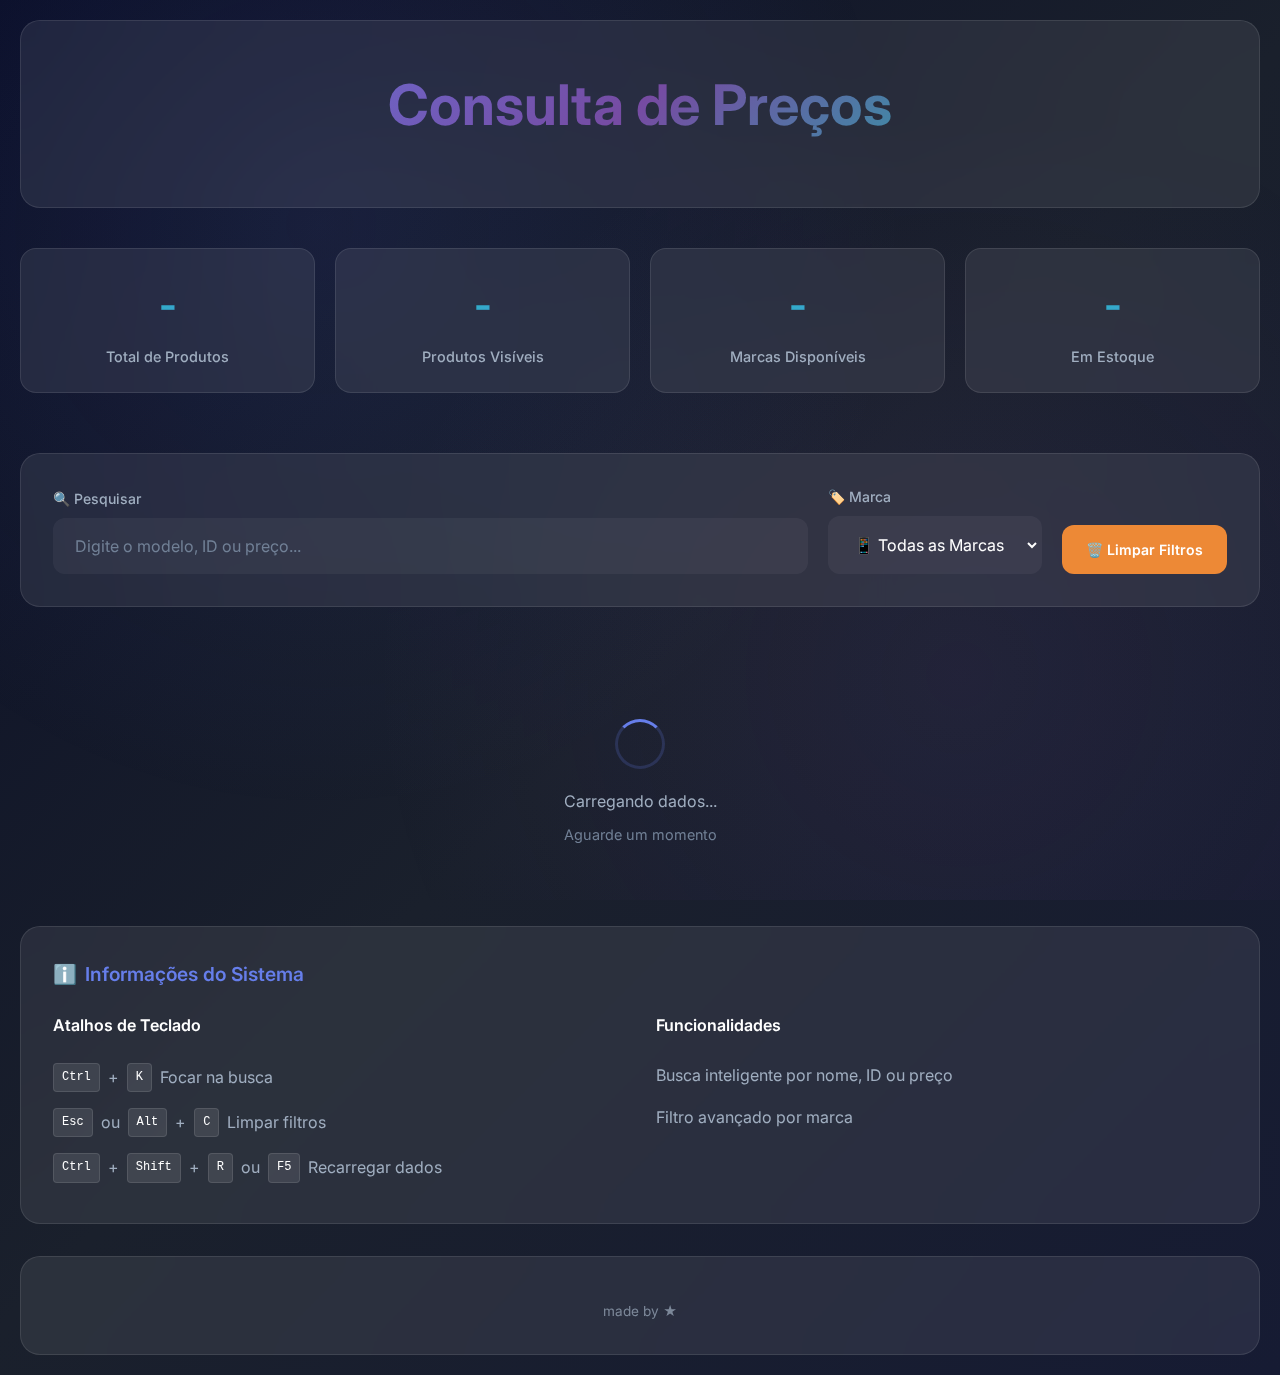
<file: index.html>
<!DOCTYPE html>
<html lang="pt-BR">
<head>
    <meta charset="UTF-8">
    <meta name="viewport" content="width=device-width, initial-scale=1.0">
    <meta name="description" content="Consultar assistencia">
    <meta name="keywords" content="preços">
    <meta name="author" content="Tech Repairs">
    <title> Consulta de Preços</title>
    <link rel="preconnect" href="https://fonts.googleapis.com">
    <link rel="preconnect" href="https://fonts.gstatic.com" crossorigin>
    <link href="https://fonts.googleapis.com/css2?family=Inter:wght@300;400;500;600;700&display=swap" rel="stylesheet">
    <link rel="icon" href="data:image/svg+xml,<svg xmlns=%22http://www.w3.org/2000/svg%22 viewBox=%220 0 100 100%22><text y=%22.9em%22 font-size=%2290%22>📱</text></svg>">
    <style>
        /* Reset e Variáveis */
        * {
            margin: 0;
            padding: 0;
            box-sizing: border-box;
        }

        :root {
            --primary: #667eea;
            --primary-dark: #5a67d8;
            --secondary: #764ba2;
            --accent: #00d4aa;
            --success: #48bb78;
            --warning: #ed8936;
            --error: #f56565;
            
            --bg-primary: #0a0e27;
            --bg-secondary: #161b33;
            --bg-card: rgba(255, 255, 255, 0.05);
            --bg-glass: rgba(255, 255, 255, 0.08);
            
            --text-primary: #ffffff;
            --text-secondary: #a0aec0;
            --text-muted: #718096;
            
            --border: rgba(255, 255, 255, 0.1);
            --shadow: rgba(0, 0, 0, 0.25);
            --glow: rgba(102, 126, 234, 0.4);
            
            --radius-sm: 8px;
            --radius-md: 12px;
            --radius-lg: 16px;
            --radius-xl: 20px;
            
            --transition: all 0.3s cubic-bezier(0.4, 0, 0.2, 1);
        }

        /* Base */
        body {
            font-family: 'Inter', -apple-system, BlinkMacSystemFont, sans-serif;
            background: linear-gradient(135deg, var(--bg-primary) 0%, #1a202c  50%, var(--bg-secondary) 100%);
            color: var(--text-primary);
            min-height: 100vh;
            line-height: 1.6;
            overflow-x: hidden;
        }

        /* Background Effects */
        body::before {
            content: '';
            position: fixed;
            top: 0;
            left: 0;
            width: 100%;
            height: 100%;
            background: 
                radial-gradient(circle at 25% 25%, rgba(102, 126, 234, 0.1) 0%, transparent 50%),
                radial-gradient(circle at 75% 75%, rgba(118, 75, 162, 0.1) 0%, transparent 50%);
            pointer-events: none;
            z-index: -1;
        }

        /* Container Principal */
        .main-container {
            min-height: 100vh;
            display: flex;
            flex-direction: column;
            padding: 20px;
        }

        .content-wrapper {
            max-width: 1400px;
            margin: 0 auto;
            width: 100%;
            flex: 1;
            display: flex;
            flex-direction: column;
        }

        /* Header Melhorado */
        .header {
            text-align: center;
            margin-bottom: 40px;
            padding: 40px 20px;
            background: var(--bg-glass);
            backdrop-filter: blur(20px);
            border-radius: var(--radius-xl);
            border: 1px solid var(--border);
            position: relative;
            overflow: hidden;
        }

        .header::before {
            content: '';
            position: absolute;
            top: 0;
            left: -100%;
            width: 100%;
            height: 100%;
            background: linear-gradient(90deg, transparent, rgba(255, 255, 255, 0.1), transparent);
            animation: shimmer 3s infinite;
        }

        @keyframes shimmer {
            0% { left: -100%; }
            100% { left: 100%; }
        }

        .header h1 {
            font-size: clamp(2.5rem, 5vw, 3.5rem);
            font-weight: 700;
            background: linear-gradient(135deg, var(--primary), var(--secondary), var(--accent));
            -webkit-background-clip: text;
            -webkit-text-fill-color: transparent;
            background-clip: text;
            margin-bottom: 16px;
            position: relative;
            z-index: 1;
        }

        .subtitle {
            font-size: 1.2rem;
            color: var(--text-secondary);
            font-weight: 400;
            position: relative;
            z-index: 1;
        }

        /* Stats Cards Melhoradas */
        .stats-container {
            margin-bottom: 40px;
        }

        .stats-grid {
            display: grid;
            grid-template-columns: repeat(auto-fit, minmax(200px, 1fr));
            gap: 20px;
            margin-bottom: 20px;
        }

        .stat-card {
            background: var(--bg-glass);
            backdrop-filter: blur(20px);
            padding: 24px;
            border-radius: var(--radius-lg);
            border: 1px solid var(--border);
            text-align: center;
            transition: var(--transition);
            position: relative;
            overflow: hidden;
        }

        .stat-card::before {
            content: '';
            position: absolute;
            top: 0;
            left: 0;
            right: 0;
            height: 3px;
            background: linear-gradient(90deg, var(--primary), var(--accent));
            opacity: 0;
            transition: var(--transition);
        }

        .stat-card:hover {
            transform: translateY(-4px);
            background: rgba(255, 255, 255, 0.1);
            box-shadow: 0 20px 40px var(--shadow);
        }

        .stat-card:hover::before {
            opacity: 1;
        }

        .stat-number {
            font-size: 2.5rem;
            font-weight: 700;
            background: linear-gradient(135deg, var(--accent), var(--primary));
            -webkit-background-clip: text;
            -webkit-text-fill-color: transparent;
            background-clip: text;
            display: block;
            margin-bottom: 8px;
        }

        .stat-label {
            font-size: 0.9rem;
            color: var(--text-secondary);
            font-weight: 500;
        }

        /* Filtros Melhorados */
        .filters-section {
            background: var(--bg-glass);
            backdrop-filter: blur(20px);
            padding: 32px;
            border-radius: var(--radius-xl);
            border: 1px solid var(--border);
            margin-bottom: 32px;
        }

        .filters-grid {
            display: grid;
            grid-template-columns: 1fr auto auto;
            gap: 20px;
            align-items: end;
        }

        .input-group {
            position: relative;
        }

        .input-group label {
            display: block;
            margin-bottom: 8px;
            color: var(--text-secondary);
            font-size: 0.875rem;
            font-weight: 500;
        }

        .input-field {
            width: 100%;
            padding: 16px 20px;
            font-size: 16px;
            background: rgba(255, 255, 255, 0.05);
            border: 2px solid transparent;
            border-radius: var(--radius-md);
            color: var(--text-primary);
            transition: var(--transition);
            outline: none;
            font-family: inherit;
        }

        .input-field:focus {
            border-color: var(--primary);
            background: rgba(255, 255, 255, 0.08);
            box-shadow: 0 0 0 4px rgba(102, 126, 234, 0.15);
            transform: translateY(-1px);
        }

        .input-field::placeholder {
            color: var(--text-muted);
        }

        .input-field option {
            background: var(--bg-secondary);
            color: var(--text-primary);
            padding: 8px;
        }

        .btn {
            padding: 16px 24px;
            border: none;
            border-radius: var(--radius-md);
            font-weight: 600;
            font-family: inherit;
            font-size: 14px;
            cursor: pointer;
            transition: var(--transition);
            position: relative;
            overflow: hidden;
        }

        .btn-warning {
            background: var(--warning);
            color: white;
        }

        .btn-warning:hover {
            background: #dd6b20;
            transform: translateY(-2px);
            box-shadow: 0 8px 20px rgba(237, 137, 54, 0.3);
        }

        .btn::before {
            content: '';
            position: absolute;
            top: 0;
            left: -100%;
            width: 100%;
            height: 100%;
            background: linear-gradient(90deg, transparent, rgba(255, 255, 255, 0.2), transparent);
            transition: var(--transition);
        }

        .btn:hover::before {
            left: 100%;
        }

        /* Loading Melhorado */
        .loading {
            display: none;
            flex-direction: column;
            justify-content: center;
            align-items: center;
            padding: 80px 20px;
            text-align: center;
        }

        .spinner {
            width: 50px;
            height: 50px;
            border: 3px solid rgba(102, 126, 234, 0.2);
            border-top: 3px solid var(--primary);
            border-radius: 50%;
            animation: spin 1s linear infinite;
            margin-bottom: 20px;
        }

        @keyframes spin {
            0% { transform: rotate(0deg); }
            100% { transform: rotate(360deg); }
        }

        .loading-text {
            color: var(--text-secondary);
            font-size: 1rem;
            margin-bottom: 8px;
        }

        /* Tabela Redesenhada */
        .table-section {
            background: var(--bg-glass);
            backdrop-filter: blur(20px);
            border-radius: var(--radius-xl);
            border: 1px solid var(--border);
            overflow: hidden;
            margin-bottom: 32px;
        }

        .table-wrapper {
            overflow-x: auto;
        }

        table {
            width: 100%;
            border-collapse: collapse;
        }

        th {
            background: linear-gradient(135deg, var(--primary), var(--primary-dark));
            color: white;
            padding: 24px;
            text-align: left;
            font-weight: 600;
            font-size: 0.9rem;
            text-transform: uppercase;
            letter-spacing: 0.5px;
            position: sticky;
            top: 0;
            z-index: 10;
        }

        td {
            padding: 24px;
            border-bottom: 1px solid rgba(255, 255, 255, 0.05);
            transition: var(--transition);
        }

        tbody tr {
            transition: var(--transition);
        }

        tbody tr:hover {
            background: rgba(102, 126, 234, 0.1);
        }

        .product-info {
            display: flex;
            flex-direction: column;
            gap: 8px;
        }

        .product-name {
            font-weight: 600;
            font-size: 1.1rem;
            color: var(--text-primary);
            display: flex;
            align-items: center;
            gap: 8px;
        }

        .product-brand {
            display: inline-flex;
            align-items: center;
            padding: 4px 12px;
            border-radius: 20px;
            font-size: 0.75rem;
            font-weight: 600;
            text-transform: uppercase;
            letter-spacing: 0.5px;
        }

        .brand-motorola {
            background: rgba(255, 193, 7, 0.2);
            color: #ffc107;
            border: 1px solid rgba(255, 193, 7, 0.3);
        }

        .brand-samsung {
            background: rgba(33, 150, 243, 0.2);
            color: #2196f3;
            border: 1px solid rgba(33, 150, 243, 0.3);
        }

        .product-meta {
            font-size: 0.85rem;
            color: var(--text-muted);
        }

        .price-info {
            text-align: right;
        }

        .product-price {
            font-size: 1.3rem;
            font-weight: 700;
            color: var(--success);
            margin-bottom: 8px;
        }

        .price-date {
            font-size: 0.8rem;
            color: var(--text-muted);
        }

        .status-available {
            opacity: 1;
        }

        .status-unavailable {
            opacity: 0.5;
        }

        .status-unavailable .product-name {
            text-decoration: line-through;
        }

        .status-unavailable .product-price {
            color: var(--text-muted);
        }

        /* No Results */
        .no-results {
            text-align: center;
            padding: 80px 40px;
            color: var(--text-secondary);
        }

        .no-results-icon {
            font-size: 4rem;
            margin-bottom: 24px;
            opacity: 0.4;
        }

        .no-results h3 {
            color: var(--text-primary);
            font-size: 1.5rem;
            margin-bottom: 16px;
        }

        .no-results p {
            font-size: 1.1rem;
            margin-bottom: 24px;
        }

        /* Info Panel */
        .info-panel {
            background: var(--bg-glass);
            backdrop-filter: blur(20px);
            padding: 32px;
            border-radius: var(--radius-xl);
            border: 1px solid var(--border);
            margin-bottom: 32px;
        }

        .info-title {
            color: var(--primary);
            font-size: 1.2rem;
            font-weight: 600;
            margin-bottom: 24px;
            display: flex;
            align-items: center;
            gap: 8px;
        }

        .info-grid {
            display: grid;
            grid-template-columns: repeat(auto-fit, minmax(300px, 1fr));
            gap: 32px;
        }

        .info-section h4 {
            color: var(--text-primary);
            margin-bottom: 16px;
            font-size: 1rem;
            font-weight: 600;
        }

        .info-list {
            list-style: none;
            padding: 0;
        }

        .info-list li {
            padding: 8px 0;
            color: var(--text-secondary);
            display: flex;
            align-items: center;
            gap: 8px;
        }

        .kbd {
            background: rgba(255, 255, 255, 0.1);
            color: var(--text-primary);
            padding: 4px 8px;
            border-radius: 4px;
            font-size: 0.75rem;
            font-family: 'Courier New', monospace;
            border: 1px solid var(--border);
        }

        /* Footer */
        .footer {
            margin-top: auto;
            padding: 32px;
            text-align: center;
            color: var(--text-secondary);
            background: var(--bg-glass);
            backdrop-filter: blur(20px);
            border-radius: var(--radius-xl);
            border: 1px solid var(--border);
        }

        /* Responsivo */
        @media (max-width: 768px) {
            .main-container {
                padding: 10px;
            }

            .header {
                padding: 30px 20px;
                margin-bottom: 30px;
            }

            .filters-grid {
                grid-template-columns: 1fr;
                gap: 16px;
            }

            .stats-grid {
                grid-template-columns: repeat(2, 1fr);
                gap: 16px;
            }

            .info-grid {
                grid-template-columns: 1fr;
                gap: 24px;
            }

            th, td {
                padding: 16px;
            }

            .product-name {
                font-size: 1rem;
            }

            .product-price {
                font-size: 1.1rem;
            }
        }

        @media (max-width: 480px) {
            .header h1 {
                font-size: 2rem;
            }

            .stats-grid {
                grid-template-columns: 1fr;
            }

            .stat-number {
                font-size: 2rem;
            }

            .filters-section,
            .info-panel {
                padding: 20px;
            }

            th, td {
                padding: 12px;
            }
        }

        /* Animações */
        .fade-in {
            animation: fadeIn 0.5s ease-out;
        }

        @keyframes fadeIn {
            from { opacity: 0; transform: translateY(20px); }
            to { opacity: 1; transform: translateY(0); }
        }

        .slide-up {
            animation: slideUp 0.6s ease-out;
        }

        @keyframes slideUp {
            from { opacity: 0; transform: translateY(30px); }
            to { opacity: 1; transform: translateY(0); }
        }

        /* Scrollbar */
        ::-webkit-scrollbar {
            width: 8px;
        }

        ::-webkit-scrollbar-track {
            background: rgba(255, 255, 255, 0.05);
        }

        ::-webkit-scrollbar-thumb {
            background: var(--primary);
            border-radius: 4px;
        }

        ::-webkit-scrollbar-thumb:hover {
            background: var(--primary-dark);
        }

        /* Acessibilidade */
        @media (prefers-reduced-motion: reduce) {
            *, *::before, *::after {
                animation-duration: 0.01ms !important;
                animation-iteration-count: 1 !important;
                transition-duration: 0.01ms !important;
            }
        }
    </style>
</head>
<body>
    <div class="main-container">
        <div class="content-wrapper">
            <!-- Header -->
            <header class="header slide-up">
                <h1>Consulta de Preços</h1>

            </header>

            <!-- Stats -->
            <section class="stats-container fade-in">
                <div class="stats-grid">
                    <div class="stat-card">
                        <div class="stat-number" id="total-produtos">-</div>
                        <div class="stat-label">Total de Produtos</div>
                    </div>
                    <div class="stat-card">
                        <div class="stat-number" id="produtos-visiveis">-</div>
                        <div class="stat-label">Produtos Visíveis</div>
                    </div>
                    <div class="stat-card">
                        <div class="stat-number" id="total-marcas">-</div>
                        <div class="stat-label">Marcas Disponíveis</div>
                    </div>
                    <div class="stat-card">
                        <div class="stat-number" id="produtos-disponiveis">-</div>
                        <div class="stat-label">Em Estoque</div>
                    </div>
                </div>
            </section>

            <!-- Filtros -->
            <section class="filters-section fade-in">
                <div class="filters-grid">
                    <div class="input-group">
                        <label for="search">🔍 Pesquisar</label>
                        <input type="text" 
                               id="search" 
                               class="input-field" 
                               placeholder="Digite o modelo, ID ou preço..."
                               autocomplete="off">
                    </div>
                    <div class="input-group">
                        <label for="marca">🏷️ Marca</label>
                        <select id="marca" class="input-field">
                            <option value="todas">📱 Todas as Marcas</option>
                        </select>
                    </div>
                    <button class="btn btn-warning" onclick="limparFiltros()">
                        🗑️ Limpar Filtros
                    </button>
                </div>
            </section>

            <!-- Loading -->
            <div class="loading" id="loading">
                <div class="spinner"></div>
                <div class="loading-text">Carregando dados...</div>
                <p style="color: var(--text-muted); font-size: 0.9rem;">Aguarde um momento</p>
            </div>

            <!-- Tabela -->
            <section class="table-section fade-in">
                <div class="table-wrapper">
                    <table>
                        <thead>
                            <tr>
                                <th>📦 Produto</th>
                                <th style="text-align: right;">💰 Preço</th>
                            </tr>
                        </thead>
                        <tbody id="tabela-body">
                            <!-- Conteúdo carregado via JavaScript -->
                        </tbody>
                    </table>
                </div>
            </section>

            <!-- Info Panel -->
            <section class="info-panel fade-in">
                <h3 class="info-title">
                    <span>ℹ️</span>
                    Informações do Sistema
                </h3>
                <div class="info-grid">
                    <div class="info-section">
                        <h4>Atalhos de Teclado</h4>
                        <ul class="info-list">
                            <li>
                                <span class="kbd">Ctrl</span> + <span class="kbd">K</span>
                                Focar na busca
                            </li>
                            <li>
                                <span class="kbd">Esc </span> ou <span class="kbd">Alt</span> + <span class="kbd">C</span>
                                Limpar filtros
                            </li>
                            <li>
                                <span class="kbd">Ctrl</span> + <span class="kbd">Shift</span> + <span class="kbd">R</span> ou <span class="kbd">F5</span>
                                Recarregar dados
                            </li>
                        </ul>
                    </div>
                    <div class="info-section">
                        <h4>Funcionalidades</h4>
                        <ul class="info-list">
                            <li>Busca inteligente por nome, ID ou preço</li>
                            <li>Filtro avançado por marca</li>
                        </ul>
                    </div>
                </div>
            </section>
        </div>

        <!-- Footer -->
        <footer class="footer fade-in">

            <p style="margin-top: 12px; font-size: 0.85rem; opacity: 0.7;">
                made by ★
            </p>
        </footer>
    </div>

    <script>
        // ========================================
        // SISTEMA DE CONSULTA DE PREÇOS v3.0
        // ========================================

        // Variáveis globais
        let produtos = [];
        let configuracoes = {};
        let metadados = {};

        // Elementos DOM
        const tabelaBody = document.getElementById("tabela-body");
        const search = document.getElementById("search");
        const marcaSelect = document.getElementById("marca");
        const loading = document.getElementById("loading");
        const produtosVisiveisEl = document.getElementById("produtos-visiveis");
        const totalProdutosEl = document.getElementById("total-produtos");
        const totalMarcasEl = document.getElementById("total-marcas");
        const produtosDisponiveisEl = document.getElementById("produtos-disponiveis");
        const footerInfo = document.getElementById("footer-info");

        let filtroTimeout;

        // ========================================
        // DADOS MOCK PARA DEMONSTRAÇÃO
        // ========================================
        const dadosMock = {
            produtos: [
                {
                    id: 1,
                    nome: "Frontal Motorola Moto G8 Plus",
                    marca: "motorola",
                    preco: "R$ 89,90",
                    disponivel: true,
                    dataAtualizacao: "2024-01-15"
                },
                {
                    id: 2,
                    nome: "Frontal Samsung Galaxy A21s",
                    marca: "samsung",
                    preco: "R$ 125,50",
                    disponivel: true,
                    dataAtualizacao: "2024-01-14"
                },
                {
                    id: 3,
                    nome: "Frontal Motorola Moto G9 Play",
                    marca: "motorola",
                    preco: "R$ 95,00",
                    disponivel: false,
                    dataAtualizacao: "2024-01-13"
                },
                {
                    id: 4,
                    nome: "Frontal Samsung Galaxy A32",
                    marca: "samsung",
                    preco: "R$ 148,90",
                    disponivel: true,
                    dataAtualizacao: "2024-01-15"
                },
                {
                    id: 5,
                    nome: "Frontal Motorola Moto G20",
                    marca: "motorola",
                    preco: "R$ 78,50",
                    disponivel: true,
                    dataAtualizacao: "2024-01-12"
                },
                {
                    id: 6,
                    nome: "Frontal Samsung Galaxy S21",
                    marca: "samsung",
                    preco: "R$ 299,90",
                    disponivel: true,
                    dataAtualizacao: "2024-01-16"
                },
                {
                    id: 7,
                    nome: "Frontal Motorola Edge 20",
                    marca: "motorola",
                    preco: "R$ 189,00",
                    disponivel: false,
                    dataAtualizacao: "2024-01-10"
                },
                {
                    id: 8,
                    nome: "Frontal Samsung Galaxy A52",
                    marca: "samsung",
                    preco: "R$ 168,90",
                    disponivel: true,
                    dataAtualizacao: "2024-01-17"
                }
            ],
            configuracoes: {
                sistema: "Sistema de Consulta de Preços",
                versao: "3.0",
                empresa: "Tech Repairs Pro",
                dataAtualizacao: "2024-01-17"
            },
            metadados: {
                totalProdutos: 8,
                ultimaAtualizacao: "2024-01-17"
            }
        };

        // ========================================
        // FUNÇÕES PRINCIPAIS
        // ========================================

        // Carregar dados do sistema
        async function carregarDados() {
            try {
                mostrarCarregamento();
                console.log('📄 Carregando dados do sistema...');

                // Simulação de carregamento para melhor UX
                await new Promise(resolve => setTimeout(resolve, 1200));

                // Em produção, descomente as linhas abaixo:
                const response = await fetch('dados.json');
                 if (!response.ok) throw new Error(`HTTP ${response.status}: ${response.statusText}`);
                 const dados = await response.json();
                
                // Para demonstração, usamos dados mock:


                // Armazenar dados globalmente
                produtos = dados.produtos || [];
                configuracoes = dados.configuracoes || {};
                metadados = dados.metadados || {};

                // Atualizar interface
                atualizarInterface(dados);
                atualizarSelectMarcas();
                mostrarProdutos(produtos);
                esconderCarregamento();

                console.log('✅ Dados carregados com sucesso:', {
                    produtos: produtos.length,
                    versao: configuracoes.versao,
                    empresa: configuracoes.empresa
                });

            } catch (error) {
                console.error('❌ Erro ao carregar dados:', error);
                mostrarErroCarregamento(error.message);
            }
        }

        // Atualizar interface com dados carregados
        function atualizarInterface(dados) {
            // Atualizar estatísticas
            if (totalProdutosEl) totalProdutosEl.textContent = dados.produtos?.length || 0;
            if (produtosVisiveisEl) produtosVisiveisEl.textContent = dados.produtos?.length || 0;
            if (totalMarcasEl) totalMarcasEl.textContent = [...new Set(dados.produtos?.map(p => p.marca) || [])].length;
            if (produtosDisponiveisEl) produtosDisponiveisEl.textContent = dados.produtos?.filter(p => p.disponivel).length || 0;

            // Atualizar footer
            if (footerInfo && dados.configuracoes) {
                footerInfo.textContent = 
                    `🔧 ${dados.configuracoes.sistema || 'Sistema'} v${dados.configuracoes.versao || '1.0'} • ${dados.configuracoes.empresa || 'Tech Repairs'} • Atualizado em ${formatarData(dados.configuracoes.dataAtualizacao)}`;
            }

            // Atualizar título da página
            if (dados.configuracoes?.sistema) {
                document.title = `📱 ${dados.configuracoes.sistema}`;
            }
        }

        // Atualizar select de marcas dinamicamente
        function atualizarSelectMarcas() {
            const marcasUnicas = [...new Set(produtos.map(p => p.marca))].sort();
            
            // Limpar opções existentes (exceto "Todas")
            while (marcaSelect.children.length > 1) {
                marcaSelect.removeChild(marcaSelect.lastChild);
            }
            
            // Adicionar marcas encontradas
            marcasUnicas.forEach(marca => {
                const option = document.createElement('option');
                option.value = marca;
                option.textContent = `📱 ${marca.charAt(0).toUpperCase() + marca.slice(1)}`;
                marcaSelect.appendChild(option);
            });
            
            console.log('🏷️ Marcas carregadas:', marcasUnicas);
        }

        // ========================================
        // FUNÇÕES DE LOADING E ESTADOS
        // ========================================

        // Mostrar loading
        function mostrarCarregamento() {
            if (loading) loading.style.display = 'flex';
            document.querySelectorAll('.table-section').forEach(el => el.style.display = 'none');
        }

        // Esconder loading
        function esconderCarregamento() {
            if (loading) loading.style.display = 'none';
            document.querySelectorAll('.table-section').forEach(el => el.style.display = 'block');
        }

        // Mostrar erro de carregamento
        function mostrarErroCarregamento(mensagem = 'Erro desconhecido') {
            tabelaBody.innerHTML = `
                <tr>
                    <td colspan="2">
                        <div class="no-results">
                            <div class="no-results-icon">⚠️</div>
                            <h3>Erro ao carregar dados</h3>
                            <p><strong>Detalhes:</strong> ${mensagem}</p>
                            <p>Verifique se o arquivo 'dados.json' está no mesmo diretório.</p>
                            <button class="btn btn-warning" onclick="carregarDados()" style="margin-top: 16px;">
                                🔄 Tentar Novamente
                            </button>
                        </div>
                    </td>
                </tr>`;
            esconderCarregamento();
        }

        // ========================================
        // FUNÇÕES DE EXIBIÇÃO
        // ========================================

        // Mostrar produtos na tabela
        function mostrarProdutos(lista) {
            tabelaBody.innerHTML = "";
            
            if (lista.length === 0) {
                tabelaBody.innerHTML = `
                    <tr>
                        <td colspan="2">
                            <div class="no-results">
                                <div class="no-results-icon">🔍</div>
                                <h3>Nenhum resultado encontrado</h3>
                                <p>Tente ajustar os filtros ou usar outros termos de busca</p>
                                <button class="btn btn-warning" onclick="limparFiltros()" style="margin-top: 16px;">
                                    🗑️ Limpar Filtros
                                </button>
                            </div>
                        </td>
                    </tr>`;
                if (produtosVisiveisEl) produtosVisiveisEl.textContent = "0";
                return;
            }

            lista.forEach((produto, index) => {
                const row = document.createElement('tr');
                const statusIcon = produto.disponivel ? '✅' : '❌';
                const statusClass = produto.disponivel ? 'status-available' : 'status-unavailable';
                const statusText = produto.disponivel ? 'Disponível' : 'Indisponível';
                
                row.innerHTML = `
                    <td>
                        <div class="product-info ${statusClass}">
                            <div class="product-name">
                                ${statusIcon} ${produto.nome}
                            </div>
                            <div class="product-brand brand-${produto.marca}">
                                ${produto.marca.toUpperCase()}
                            </div>
                            <div class="product-meta">
                                ID: ${produto.id} • ${statusText}
                            </div>
                        </div>
                    </td>
                    <td>
                        <div class="price-info ${statusClass}">
                            <div class="product-price">${produto.preco}</div>
                            <div class="price-date">
                                📅 ${formatarData(produto.dataAtualizacao)}
                            </div>
                        </div>
                    </td>
                `;
                
                // Animação de entrada escalonada
                row.style.opacity = '0';
                row.style.transform = 'translateY(20px)';
                tabelaBody.appendChild(row);
                
                setTimeout(() => {
                    row.style.transition = 'all 0.4s cubic-bezier(0.4, 0, 0.2, 1)';
                    row.style.opacity = '1';
                    row.style.transform = 'translateY(0)';
                }, index * 80);
            });

            // Atualizar contador de produtos visíveis
            if (produtosVisiveisEl) {
                produtosVisiveisEl.textContent = lista.length;
            }
        }

        // ========================================
        // FUNÇÕES DE FILTRO
        // ========================================

        // Filtrar produtos
        function filtrar() {
            clearTimeout(filtroTimeout);
            
            // Feedback visual durante filtragem
            const statsNumbers = document.querySelectorAll('.stat-number');
            statsNumbers.forEach(stat => {
                if (stat.id === 'produtos-visiveis') {
                    stat.style.opacity = '0.5';
                    stat.style.transform = 'scale(0.9)';
                }
            });
            
            filtroTimeout = setTimeout(() => {
                const texto = search.value.toLowerCase().trim();
                const marca = marcaSelect.value;

                const filtrados = produtos.filter(produto => {
                    const condMarca = marca === "todas" || produto.marca === marca;
                    const condTexto = texto === "" || 
                                     produto.nome.toLowerCase().includes(texto) ||
                                     produto.id.toString().includes(texto) ||
                                     produto.preco.toLowerCase().includes(texto);
                    return condMarca && condTexto;
                });

                mostrarProdutos(filtrados);
                
                // Restaurar estilo dos stats
                statsNumbers.forEach(stat => {
                    stat.style.opacity = '1';
                    stat.style.transform = 'scale(1)';
                });
                
                console.log('🔍 Filtro aplicado:', {
                    texto: texto || 'todos',
                    marca: marca,
                    resultados: filtrados.length
                });
                
            }, 250);
        }

        // Limpar todos os filtros
        function limparFiltros() {
            search.value = "";
            marcaSelect.value = "todas";
            
            // Animação de feedback
            const clearBtn = document.querySelector('.btn-warning');
            clearBtn.style.transform = 'scale(0.95)';
            setTimeout(() => {
                clearBtn.style.transform = 'scale(1)';
            }, 150);
            
            // Focar na busca e filtrar
            search.focus();
            filtrar();
            
            console.log('🗑️ Filtros limpos');
        }

        // ========================================
        // FUNÇÕES UTILITÁRIAS
        // ========================================

        // Formatar data
        function formatarData(data) {
            if (!data) return 'N/A';
            
            try {
                const date = new Date(data);
                if (isNaN(date.getTime())) return data;
                
                return date.toLocaleDateString('pt-BR', {
                    day: '2-digit',
                    month: '2-digit',
                    year: 'numeric'
                });
            } catch (error) {
                console.warn('Erro ao formatar data:', error);
                return data;
            }
        }

        // Buscar produto por ID
        function buscarPorId(id) {
            const produto = produtos.find(p => p.id.toString() === id.toString());
            if (produto) {
                console.log('🎯 Produto encontrado:', produto);
                
                // Highlight do produto na tabela
                const rows = document.querySelectorAll('tbody tr');
                rows.forEach(row => {
                    const produtoId = row.querySelector('.product-meta')?.textContent;
                    if (produtoId && produtoId.includes(`ID: ${id}`)) {
                        row.style.background = 'rgba(102, 126, 234, 0.2)';
                        row.scrollIntoView({ behavior: 'smooth', block: 'center' });
                        setTimeout(() => {
                            row.style.background = '';
                        }, 2000);
                    }
                });
                
                return produto;
            }
            console.log('❌ Produto não encontrado para ID:', id);
            return null;
        }

        // Obter estatísticas completas
        function obterEstatisticas() {
            const stats = {
                total: produtos.length,
                disponiveis: produtos.filter(p => p.disponivel).length,
                indisponiveis: produtos.filter(p => !p.disponivel).length,
                marcas: [...new Set(produtos.map(p => p.marca))],
                precoMedio: calcularPrecoMedio(),
                precoMaior: obterPrecoMaior(),
                precoMenor: obterPrecoMenor()
            };
            
            console.log('📊 Estatísticas completas:', stats);
            return stats;
        }

        // Calcular preço médio
        function calcularPrecoMedio() {
            const precosValidos = obterPrecosNumericos();
            if (precosValidos.length === 0) return 'N/A';
            
            const media = precosValidos.reduce((sum, preco) => sum + preco, 0) / precosValidos.length;
            return formatarMoeda(media);
        }

        // Obter maior preço
        function obterPrecoMaior() {
            const precosValidos = obterPrecosNumericos();
            if (precosValidos.length === 0) return 'N/A';
            return formatarMoeda(Math.max(...precosValidos));
        }

        // Obter menor preço
        function obterPrecoMenor() {
            const precosValidos = obterPrecosNumericos();
            if (precosValidos.length === 0) return 'N/A';
            return formatarMoeda(Math.min(...precosValidos));
        }

        // Extrair preços numéricos
        function obterPrecosNumericos() {
            return produtos
                .map(p => p.preco.replace(/[^\d,]/g, '').replace(',', '.'))
                .filter(preco => preco && !isNaN(parseFloat(preco)))
                .map(preco => parseFloat(preco));
        }

        // Formatar valor como moeda
        function formatarMoeda(valor) {
            return `R$ ${valor.toFixed(2).replace('.', ',')}`;
        }

        // ========================================
        // EVENT LISTENERS E INICIALIZAÇÃO
        // ========================================

        // Inicialização do sistema
        document.addEventListener('DOMContentLoaded', function() {
            console.log('🚀 Iniciando Sistema de Consulta de Preços v3.0...');
            
            // Carregar dados
            carregarDados();
            
            // Focar no campo de busca após carregamento
            setTimeout(() => {
                if (search && !search.value) {
                    search.focus();
                }
            }, 1800);
            
            // Event listeners para filtros
            if (search) {
                search.addEventListener("input", filtrar);
                search.addEventListener("focus", function() {
                    this.style.transform = 'translateY(-1px)';
                });
                search.addEventListener("blur", function() {
                    this.style.transform = 'translateY(0)';
                });
            }
            
            if (marcaSelect) {
                marcaSelect.addEventListener("change", filtrar);
                marcaSelect.addEventListener("focus", function() {
                    this.style.transform = 'translateY(-1px)';
                });
                marcaSelect.addEventListener("blur", function() {
                    this.style.transform = 'translateY(0)';
                });
            }
        });

        // ========================================
        // ATALHOS DE TECLADO
        // ========================================

        document.addEventListener('keydown', function(e) {
            // Ctrl+K para focar na busca
            if (e.ctrlKey && e.key === 'k') {
                e.preventDefault();
                search.focus();
                search.select();
                console.log('⌨️ Atalho: Foco na busca');
            }
            
            // Escape para limpar filtros
            if (e.key === 'Escape') {
                if (document.activeElement === search || document.activeElement === marcaSelect) {
                    limparFiltros();
                    console.log('⌨️ Atalho: Filtros limpos');
                }
            }
            
            // Ctrl+Shift+R para recarregar dados
            if (e.ctrlKey && e.key === 'r' && e.shiftKey) {
                e.preventDefault();
                carregarDados();
                console.log('⌨️ Atalho: Recarregando dados');
            }
            
            // F5 personalizado
            if (e.key === 'F5') {
                e.preventDefault();
                carregarDados();
                console.log('⌨️ Atalho: F5 - Recarregando');
            }
            
            // Alt+C para limpar filtros
            if (e.altKey && e.key === 'c') {
                e.preventDefault();
                limparFiltros();
                console.log('⌨️ Atalho: Alt+C - Limpar filtros');
            }
        });

        // ========================================
        // RESPONSIVIDADE APRIMORADA
        // ========================================

        // Observer para mudanças de tamanho
        if (window.ResizeObserver) {
            const resizeObserver = new ResizeObserver(entries => {
                for (let entry of entries) {
                    const width = entry.contentRect.width;
                    if (width < 768) {
                        document.body.classList.add('mobile');
                    } else {
                        document.body.classList.remove('mobile');
                    }
                    
                    if (width < 480) {
                        document.body.classList.add('mobile-small');
                    } else {
                        document.body.classList.remove('mobile-small');
                    }
                }
            });
            resizeObserver.observe(document.body);
        }

        // ========================================
        // SISTEMA DE DEBUG AVANÇADO
        // ========================================

        window.debugSistema = {
            // Dados
            produtos: () => produtos,
            config: () => configuracoes,
            meta: () => metadados,
            
            // Estatísticas
            stats: obterEstatisticas,
            precoMedio: calcularPrecoMedio,
            precoMaior: obterPrecoMaior,
            precoMenor: obterPrecoMenor,
            
            // Funções de busca
            buscarId: buscarPorId,
            buscarNome: (nome) => produtos.filter(p => p.nome.toLowerCase().includes(nome.toLowerCase())),
            buscarMarca: (marca) => produtos.filter(p => p.marca === marca.toLowerCase()),
            
            // Controles
            recarregar: carregarDados,
            limpar: limparFiltros,
            filtrar: filtrar,
            
            // Informações do sistema
            versao: '3.0',
            build: '2024.01.17',
            autor: 'Tech Repairs Pro',
            
            // Ajuda
            ajuda: () => {
                console.log(`
%c📱 Sistema de Consulta de Preços v3.0 %c
=======================================

%c🔧 Comandos Disponíveis:%c
• debugSistema.produtos() - Lista todos os produtos
• debugSistema.stats() - Estatísticas completas
• debugSistema.buscarId(id) - Busca produto por ID
• debugSistema.buscarNome(nome) - Busca por nome
• debugSistema.buscarMarca(marca) - Busca por marca
• debugSistema.recarregar() - Recarrega dados
• debugSistema.limpar() - Limpa filtros
• debugSistema.config() - Configurações
• debugSistema.meta() - Metadados

%c⌨️ Atalhos de Teclado:%c
• Ctrl+K - Focar na busca
• Esc ou Alt+C - Limpar filtros
• Ctrl+Shift+R - Recarregar dados
• F5 - Recarregar dados

%c📊 Estatísticas Rápidas:%c
• Total de produtos: ${produtos.length}
• Produtos disponíveis: ${produtos.filter(p => p.disponivel).length}
• Marcas: ${[...new Set(produtos.map(p => p.marca))].join(', ')}
• Preço médio: ${calcularPrecoMedio()}
`, 
                'color: #667eea; font-size: 16px; font-weight: bold;', '',
                'color: #00d4aa; font-weight: bold;', 'color: #a0aec0;',
                'color: #00d4aa; font-weight: bold;', 'color: #a0aec0;',
                'color: #00d4aa; font-weight: bold;', 'color: #a0aec0;'
                );
            }
        };

        // ========================================
        // FINALIZAÇÃO
        // ========================================

        console.log(`
%c🔧 Sistema v3.0 carregado com sucesso! %c

Use debugSistema.ajuda() para ver todos os comandos disponíveis.
        `, 
        'color: #48bb78; font-size: 14px; font-weight: bold;',
        'color: #a0aec0;'
        );
    </script>
</body>
</html>
</file>
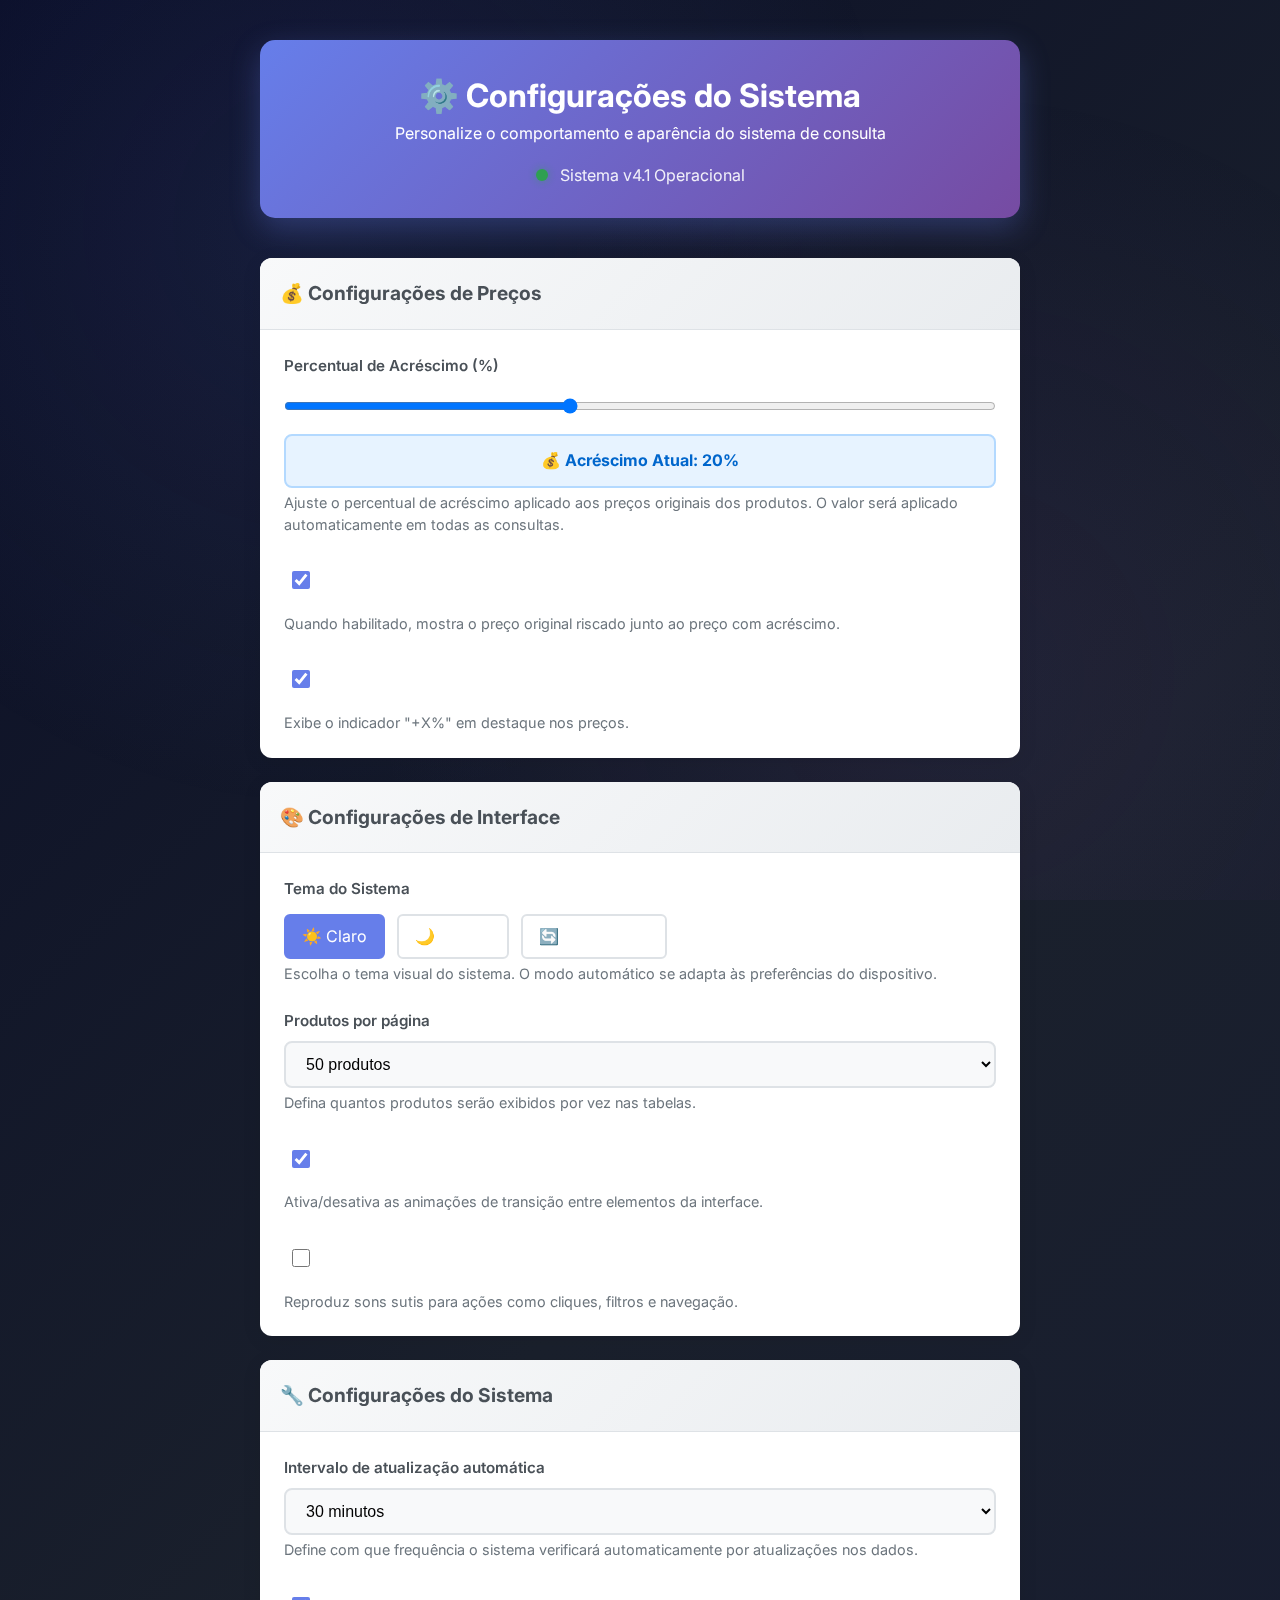
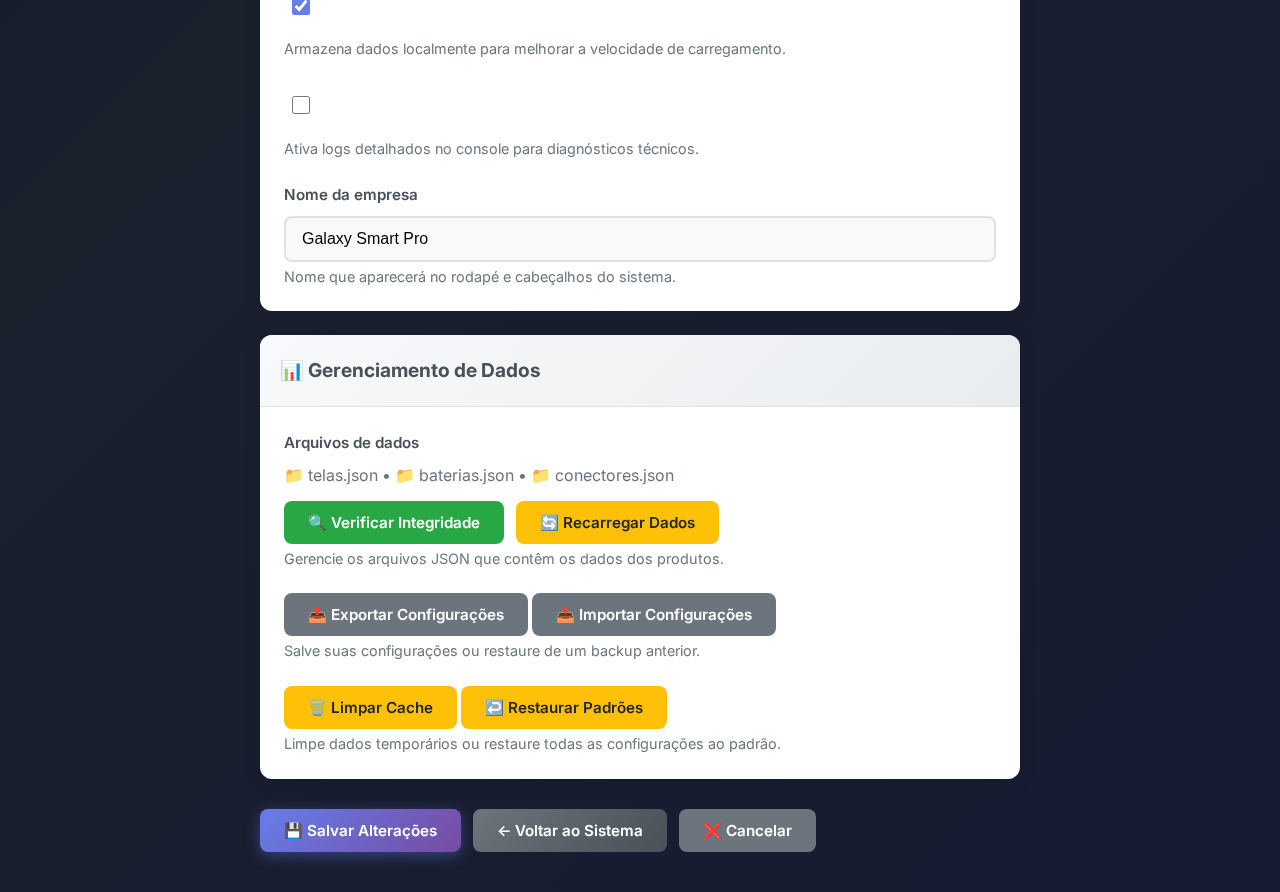
<file: config.html>
<!DOCTYPE html>
<html lang="pt-BR">
<head>
    <meta charset="UTF-8">
    <meta name="viewport" content="width=device-width, initial-scale=1.0">
    <meta name="description" content="Configurações do Sistema">
    <meta name="keywords" content="configurações, sistema">
    <meta name="author" content="Galaxy Smart">
    <title>Configurações - Sistema de Consulta</title>
    <link rel="preconnect" href="https://fonts.googleapis.com">
    <link rel="preconnect" href="https://fonts.gstatic.com" crossorigin>
    <link href="https://fonts.googleapis.com/css2?family=Inter:wght@300;400;500;600;700&display=swap" rel="stylesheet">
    <link rel="icon" href="data:image/svg+xml,<svg xmlns=%22http://www.w3.org/2000/svg%22 viewBox=%220 0 100 100%22><text y=%22.9em%22 font-size=%2290%22>⚙️</text></svg>">
    <link rel="stylesheet" href="style.css">
    <style>
        /* Estilos específicos para a página de configurações */
        .config-container {
            max-width: 800px;
            margin: 0 auto;
            padding: 20px;
        }
        
        .config-header {
            text-align: center;
            margin-bottom: 40px;
            background: linear-gradient(135deg, #667eea 0%, #764ba2 100%);
            color: white;
            padding: 30px;
            border-radius: 15px;
            box-shadow: 0 10px 30px rgba(102, 126, 234, 0.3);
        }
        
        .config-section {
            background: white;
            border-radius: 12px;
            box-shadow: 0 4px 20px rgba(0, 0, 0, 0.08);
            margin-bottom: 24px;
            overflow: hidden;
            animation: slideUp 0.6s ease;
        }
        
        .config-section-header {
            background: linear-gradient(135deg, #f8f9fa 0%, #e9ecef 100%);
            padding: 20px;
            border-bottom: 1px solid #dee2e6;
        }
        
        .config-section-header h3 {
            margin: 0;
            color: #495057;
            display: flex;
            align-items: center;
            gap: 12px;
            font-size: 1.2rem;
        }
        
        .config-section-content {
            padding: 24px;
        }
        
        .config-group {
            margin-bottom: 24px;
        }
        
        .config-group:last-child {
            margin-bottom: 0;
        }
        
        .config-label {
            display: block;
            font-weight: 600;
            color: #495057;
            margin-bottom: 8px;
            font-size: 0.95rem;
        }
        
        .config-input {
            width: 100%;
            padding: 12px 16px;
            border: 2px solid #dee2e6;
            border-radius: 8px;
            font-size: 1rem;
            transition: all 0.3s ease;
            background: #f8f9fa;
        }
        
        .config-input:focus {
            outline: none;
            border-color: #667eea;
            box-shadow: 0 0 0 3px rgba(102, 126, 234, 0.1);
            background: white;
        }
        
        .config-checkbox {
            display: flex;
            align-items: center;
            gap: 12px;
            margin-bottom: 12px;
            cursor: pointer;
            padding: 8px;
            border-radius: 6px;
            transition: background 0.2s ease;
        }
        
        .config-checkbox:hover {
            background: #f8f9fa;
        }
        
        .config-checkbox input {
            width: 18px;
            height: 18px;
            accent-color: #667eea;
        }
        
        .btn-group {
            display: flex;
            gap: 12px;
            margin-top: 30px;
            flex-wrap: wrap;
        }
        
        .btn {
            padding: 12px 24px;
            border: none;
            border-radius: 8px;
            font-weight: 600;
            cursor: pointer;
            transition: all 0.3s ease;
            text-decoration: none;
            display: inline-flex;
            align-items: center;
            gap: 8px;
            font-size: 0.95rem;
        }
        
        .btn-primary {
            background: linear-gradient(135deg, #667eea 0%, #764ba2 100%);
            color: white;
            box-shadow: 0 4px 15px rgba(102, 126, 234, 0.4);
        }
        
        .btn-primary:hover {
            transform: translateY(-2px);
            box-shadow: 0 6px 20px rgba(102, 126, 234, 0.6);
        }
        
        .btn-secondary {
            background: #6c757d;
            color: white;
        }
        
        .btn-secondary:hover {
            background: #5a6268;
            transform: translateY(-2px);
        }
        
        .btn-success {
            background: #28a745;
            color: white;
        }
        
        .btn-success:hover {
            background: #218838;
            transform: translateY(-2px);
        }
        
        .btn-warning {
            background: #ffc107;
            color: #212529;
        }
        
        .btn-warning:hover {
            background: #e0a800;
            transform: translateY(-2px);
        }
        
        .btn-back {
            background: linear-gradient(135deg, #6c757d 0%, #495057 100%);
            color: white;
        }
        
        .btn-back:hover {
            transform: translateY(-2px);
            box-shadow: 0 6px 20px rgba(108, 117, 125, 0.4);
        }
        
        .config-description {
            color: #6c757d;
            font-size: 0.9rem;
            margin-top: 4px;
            line-height: 1.5;
        }
        
        .percentage-display {
            background: #e7f3ff;
            border: 2px solid #b3d9ff;
            padding: 12px;
            border-radius: 8px;
            margin-top: 8px;
            text-align: center;
            font-weight: bold;
            color: #0066cc;
        }
        
        .range-input {
            width: 100%;
            margin: 12px 0;
        }
        
        .status-indicator {
            display: inline-block;
            width: 12px;
            height: 12px;
            border-radius: 50%;
            margin-right: 8px;
        }
        
        .status-active {
            background: #28a745;
            box-shadow: 0 0 8px rgba(40, 167, 69, 0.5);
        }
        
        .status-inactive {
            background: #dc3545;
        }
        
        @keyframes slideUp {
            from {
                opacity: 0;
                transform: translateY(30px);
            }
            to {
                opacity: 1;
                transform: translateY(0);
            }
        }
        
        .theme-preview {
            display: flex;
            gap: 12px;
            margin-top: 12px;
        }
        
        .theme-option {
            padding: 8px 16px;
            border: 2px solid #dee2e6;
            border-radius: 6px;
            cursor: pointer;
            transition: all 0.2s ease;
            background: white;
        }
        
        .theme-option.active {
            border-color: #667eea;
            background: #667eea;
            color: white;
        }
        
        .theme-option:hover {
            border-color: #667eea;
        }
        
        @media (max-width: 768px) {
            .config-container {
                padding: 15px;
            }
            
            .config-header {
                padding: 20px;
            }
            
            .btn-group {
                flex-direction: column;
            }
            
            .btn {
                justify-content: center;
            }
        }
    </style>
</head>
<body>
    <div class="main-container">
        <div class="config-container">
            <!-- Header -->
            <header class="config-header">
                <h1>⚙️ Configurações do Sistema</h1>
                <p>Personalize o comportamento e aparência do sistema de consulta</p>
                <p style="margin-top: 16px; opacity: 0.9;">
                    <span class="status-indicator status-active"></span>
                    Sistema v4.1 Operacional
                </p>
            </header>

            <!-- Seção de Preços -->
            <div class="config-section">
                <div class="config-section-header">
                    <h3>💰 Configurações de Preços</h3>
                </div>
                <div class="config-section-content">
                    <div class="config-group">
                        <label class="config-label" for="percentual-acrescimo">Percentual de Acréscimo (%)</label>
                        <input type="range" 
                               id="percentual-acrescimo" 
                               class="range-input" 
                               min="0" 
                               max="50" 
                               value="20" 
                               oninput="atualizarPercentual(this.value)">
                        <div class="percentage-display" id="percentual-display">
                            💰 Acréscimo Atual: 20%
                        </div>
                        <p class="config-description">
                            Ajuste o percentual de acréscimo aplicado aos preços originais dos produtos. 
                            O valor será aplicado automaticamente em todas as consultas.
                        </p>
                    </div>
                    
                    <div class="config-group">
                        <label class="config-checkbox">
                            <input type="checkbox" id="mostrar-preco-original" checked>
                            <span>Exibir preço original riscado</span>
                        </label>
                        <p class="config-description">
                            Quando habilitado, mostra o preço original riscado junto ao preço com acréscimo.
                        </p>
                    </div>
                    
                    <div class="config-group">
                        <label class="config-checkbox">
                            <input type="checkbox" id="destacar-acrescimo" checked>
                            <span>Destacar indicador de acréscimo</span>
                        </label>
                        <p class="config-description">
                            Exibe o indicador "+X%" em destaque nos preços.
                        </p>
                    </div>
                </div>
            </div>

            <!-- Seção de Interface -->
            <div class="config-section">
                <div class="config-section-header">
                    <h3>🎨 Configurações de Interface</h3>
                </div>
                <div class="config-section-content">
                    <div class="config-group">
                        <label class="config-label">Tema do Sistema</label>
                        <div class="theme-preview">
                            <div class="theme-option active" onclick="alterarTema('claro')">☀️ Claro</div>
                            <div class="theme-option" onclick="alterarTema('escuro')">🌙 Escuro</div>
                            <div class="theme-option" onclick="alterarTema('auto')">🔄 Automático</div>
                        </div>
                        <p class="config-description">
                            Escolha o tema visual do sistema. O modo automático se adapta às preferências do dispositivo.
                        </p>
                    </div>
                    
                    <div class="config-group">
                        <label class="config-label" for="produtos-por-pagina">Produtos por página</label>
                        <select id="produtos-por-pagina" class="config-input">
                            <option value="25">25 produtos</option>
                            <option value="50" selected>50 produtos</option>
                            <option value="100">100 produtos</option>
                            <option value="200">200 produtos</option>
                            <option value="todos">Todos os produtos</option>
                        </select>
                        <p class="config-description">
                            Defina quantos produtos serão exibidos por vez nas tabelas.
                        </p>
                    </div>
                    
                    <div class="config-group">
                        <label class="config-checkbox">
                            <input type="checkbox" id="animacoes-interface" checked>
                            <span>Habilitar animações da interface</span>
                        </label>
                        <p class="config-description">
                            Ativa/desativa as animações de transição entre elementos da interface.
                        </p>
                    </div>
                    
                    <div class="config-group">
                        <label class="config-checkbox">
                            <input type="checkbox" id="sons-sistema">
                            <span>Sons de feedback do sistema</span>
                        </label>
                        <p class="config-description">
                            Reproduz sons sutis para ações como cliques, filtros e navegação.
                        </p>
                    </div>
                </div>
            </div>

            <!-- Seção de Sistema -->
            <div class="config-section">
                <div class="config-section-header">
                    <h3>🔧 Configurações do Sistema</h3>
                </div>
                <div class="config-section-content">
                    <div class="config-group">
                        <label class="config-label" for="intervalo-atualizacao">Intervalo de atualização automática</label>
                        <select id="intervalo-atualizacao" class="config-input">
                            <option value="0">Desabilitado</option>
                            <option value="300">5 minutos</option>
                            <option value="600">10 minutos</option>
                            <option value="1800" selected>30 minutos</option>
                            <option value="3600">1 hora</option>
                        </select>
                        <p class="config-description">
                            Define com que frequência o sistema verificará automaticamente por atualizações nos dados.
                        </p>
                    </div>
                    
                    <div class="config-group">
                        <label class="config-checkbox">
                            <input type="checkbox" id="cache-local" checked>
                            <span>Habilitar cache local</span>
                        </label>
                        <p class="config-description">
                            Armazena dados localmente para melhorar a velocidade de carregamento.
                        </p>
                    </div>
                    
                    <div class="config-group">
                        <label class="config-checkbox">
                            <input type="checkbox" id="modo-debug">
                            <span>Modo de depuração</span>
                        </label>
                        <p class="config-description">
                            Ativa logs detalhados no console para diagnósticos técnicos.
                        </p>
                    </div>
                    
                    <div class="config-group">
                        <label class="config-label" for="empresa-nome">Nome da empresa</label>
                        <input type="text" 
                               id="empresa-nome" 
                               class="config-input" 
                               value="Galaxy Smart Pro"
                               placeholder="Digite o nome da sua empresa">
                        <p class="config-description">
                            Nome que aparecerá no rodapé e cabeçalhos do sistema.
                        </p>
                    </div>
                </div>
            </div>

            <!-- Seção de Dados -->
            <div class="config-section">
                <div class="config-section-header">
                    <h3>📊 Gerenciamento de Dados</h3>
                </div>
                <div class="config-section-content">
                    <div class="config-group">
                        <label class="config-label">Arquivos de dados</label>
                        <p style="color: #6c757d; margin-bottom: 12px;">
                            📁 telas.json • 📁 baterias.json • 📁 conectores.json
                        </p>
                        <div style="display: flex; gap: 12px; flex-wrap: wrap;">
                            <button class="btn btn-success" onclick="verificarArquivos()">
                                🔍 Verificar Integridade
                            </button>
                            <button class="btn btn-warning" onclick="recarregarDados()">
                                🔄 Recarregar Dados
                            </button>
                        </div>
                        <p class="config-description">
                            Gerencie os arquivos JSON que contêm os dados dos produtos.
                        </p>
                    </div>
                    
                    <div class="config-group">
                        <button class="btn btn-secondary" onclick="exportarConfiguracoes()">
                            📤 Exportar Configurações
                        </button>
                        <button class="btn btn-secondary" onclick="importarConfiguracoes()">
                            📥 Importar Configurações
                        </button>
                        <p class="config-description">
                            Salve suas configurações ou restaure de um backup anterior.
                        </p>
                    </div>
                    
                    <div class="config-group">
                        <button class="btn btn-warning" onclick="limparCache()">
                            🗑️ Limpar Cache
                        </button>
                        <button class="btn btn-warning" onclick="resetarConfiguracoes()">
                            ↩️ Restaurar Padrões
                        </button>
                        <p class="config-description">
                            Limpe dados temporários ou restaure todas as configurações ao padrão.
                        </p>
                    </div>
                </div>
            </div>

            <!-- Botões de Ação -->
            <div class="btn-group">
                <button class="btn btn-primary" onclick="salvarConfiguracoes()">
                    💾 Salvar Alterações
                </button>
                <button class="btn btn-back" onclick="voltarSistema()">
                    ← Voltar ao Sistema
                </button>
                <button class="btn btn-secondary" onclick="cancelarAlteracoes()">
                    ❌ Cancelar
                </button>
            </div>
        </div>
    </div>

    <script>
        // ========================================
        // SCRIPT DE CONFIGURAÇÕES v1.0
        // ========================================
        
        function atualizarPercentual(valor) {
            const display = document.getElementById('percentual-display');
            display.textContent = `💰 Acréscimo Atual: ${valor}%`;
            
            // Animação visual
            display.style.transform = 'scale(1.05)';
            setTimeout(() => {
                display.style.transform = 'scale(1)';
            }, 200);
        }
        
        function alterarTema(tema) {
            // Remove classe active de todos os temas
            document.querySelectorAll('.theme-option').forEach(option => {
                option.classList.remove('active');
            });
            
            // Adiciona active ao tema selecionado
            event.target.classList.add('active');
            
            console.log(`🎨 Tema alterado para: ${tema}`);
            // Aqui você pode implementar a lógica para aplicar o tema
        }
        
        function verificarArquivos() {
            // Simula verificação dos arquivos
            alert('🔍 Verificando integridade dos arquivos...\n\n✅ telas.json - OK\n✅ baterias.json - OK\n✅ conectores.json - OK\n\nTodos os arquivos estão íntegros!');
        }
        
        function recarregarDados() {
            if (confirm('🔄 Deseja recarregar todos os dados do sistema?\n\nEsta ação pode demorar alguns segundos.')) {
                alert('📊 Dados recarregados com sucesso!\n\nO sistema foi atualizado com as informações mais recentes.');
            }
        }
        
        function exportarConfiguracoes() {
            // Coleta todas as configurações
            const config = {
                percentualAcrescimo: document.getElementById('percentual-acrescimo').value,
                mostrarPrecoOriginal: document.getElementById('mostrar-preco-original').checked,
                destacarAcrescimo: document.getElementById('destacar-acrescimo').checked,
                produtosPorPagina: document.getElementById('produtos-por-pagina').value,
                animacoesInterface: document.getElementById('animacoes-interface').checked,
                sonsSistema: document.getElementById('sons-sistema').checked,
                intervaloAtualizacao: document.getElementById('intervalo-atualizacao').value,
                cacheLocal: document.getElementById('cache-local').checked,
                modoDebug: document.getElementById('modo-debug').checked,
                empresaNome: document.getElementById('empresa-nome').value,
                dataExportacao: new Date().toISOString()
            };
            
            // Cria arquivo para download
            const dataStr = JSON.stringify(config, null, 2);
            const dataBlob = new Blob([dataStr], {type: 'application/json'});
            const url = URL.createObjectURL(dataBlob);
            
            const link = document.createElement('a');
            link.href = url;
            link.download = `config-sistema-${new Date().toISOString().slice(0, 10)}.json`;
            link.click();
            
            URL.revokeObjectURL(url);
            alert('📤 Configurações exportadas com sucesso!\n\nO arquivo foi salvo nos seus downloads.');
        }
        
        function importarConfiguracoes() {
            const input = document.createElement('input');
            input.type = 'file';
            input.accept = '.json';
            
            input.onchange = function(event) {
                const file = event.target.files[0];
                if (!file) return;
                
                const reader = new FileReader();
                reader.onload = function(e) {
                    try {
                        const config = JSON.parse(e.target.result);
                        
                        // Aplica as configurações
                        if (config.percentualAcrescimo) document.getElementById('percentual-acrescimo').value = config.percentualAcrescimo;
                        if (config.mostrarPrecoOriginal !== undefined) document.getElementById('mostrar-preco-original').checked = config.mostrarPrecoOriginal;
                        if (config.destacarAcrescimo !== undefined) document.getElementById('destacar-acrescimo').checked = config.destacarAcrescimo;
                        if (config.produtosPorPagina) document.getElementById('produtos-por-pagina').value = config.produtosPorPagina;
                        if (config.animacoesInterface !== undefined) document.getElementById('animacoes-interface').checked = config.animacoesInterface;
                        if (config.sonsSistema !== undefined) document.getElementById('sons-sistema').checked = config.sonsSistema;
                        if (config.intervaloAtualizacao) document.getElementById('intervalo-atualizacao').value = config.intervaloAtualizacao;
                        if (config.cacheLocal !== undefined) document.getElementById('cache-local').checked = config.cacheLocal;
                        if (config.modoDebug !== undefined) document.getElementById('modo-debug').checked = config.modoDebug;
                        if (config.empresaNome) document.getElementById('empresa-nome').value = config.empresaNome;
                        
                        // Atualiza display do percentual
                        if (config.percentualAcrescimo) {
                            atualizarPercentual(config.percentualAcrescimo);
                        }
                        
                        alert('📥 Configurações importadas com sucesso!\n\nTodas as configurações foram restauradas.');
                    } catch (error) {
                        alert('❌ Erro ao importar configurações!\n\nVerifique se o arquivo está no formato correto.');
                        console.error('Erro ao importar:', error);
                    }
                };
                reader.readAsText(file);
            };
            
            input.click();
        }
        
        function limparCache() {
            if (confirm('🗑️ Deseja limpar todo o cache do sistema?\n\nEsta ação removerá dados temporários e pode melhorar a performance.')) {
                // Simula limpeza do cache
                setTimeout(() => {
                    alert('✅ Cache limpo com sucesso!\n\nO sistema está mais otimizado agora.');
                }, 1000);
            }
        }
        
        function resetarConfiguracoes() {
            if (confirm('↩️ Deseja restaurar todas as configurações aos valores padrão?\n\nEsta ação não pode ser desfeita.')) {
                // Restaura valores padrão
                document.getElementById('percentual-acrescimo').value = 20;
                document.getElementById('mostrar-preco-original').checked = true;
                document.getElementById('destacar-acrescimo').checked = true;
                document.getElementById('produtos-por-pagina').value = '50';
                document.getElementById('animacoes-interface').checked = true;
                document.getElementById('sons-sistema').checked = false;
                document.getElementById('intervalo-atualizacao').value = '1800';
                document.getElementById('cache-local').checked = true;
                document.getElementById('modo-debug').checked = false;
                document.getElementById('empresa-nome').value = 'Galaxy Smart Pro';
                
                // Atualiza display
                atualizarPercentual(20);
                
                // Restaura tema padrão
                document.querySelectorAll('.theme-option').forEach(option => {
                    option.classList.remove('active');
                });
                document.querySelector('.theme-option').classList.add('active');
                
                alert('✅ Configurações restauradas!\n\nTodos os valores foram redefinidos para o padrão.');
            }
        }
        
        function salvarConfiguracoes() {
            // Coleta todas as configurações
            const configuracoes = {
                percentualAcrescimo: document.getElementById('percentual-acrescimo').value,
                mostrarPrecoOriginal: document.getElementById('mostrar-preco-original').checked,
                destacarAcrescimo: document.getElementById('destacar-acrescimo').checked,
                produtosPorPagina: document.getElementById('produtos-por-pagina').value,
                animacoesInterface: document.getElementById('animacoes-interface').checked,
                sonsSistema: document.getElementById('sons-sistema').checked,
                intervaloAtualizacao: document.getElementById('intervalo-atualizacao').value,
                cacheLocal: document.getElementById('cache-local').checked,
                modoDebug: document.getElementById('modo-debug').checked,
                empresaNome: document.getElementById('empresa-nome').value
            };
            
            // Simula salvamento (aqui você integraria com localStorage ou backend)
            localStorage.setItem('configSistema', JSON.stringify(configuracoes));
            
            // Feedback visual
            const btn = event.target;
            const textoOriginal = btn.innerHTML;
            btn.innerHTML = '✅ Salvo!';
            btn.style.background = '#28a745';
            
            setTimeout(() => {
                btn.innerHTML = textoOriginal;
                btn.style.background = '';
            }, 2000);
            
            console.log('💾 Configurações salvas:', configuracoes);
        }
        
        function voltarSistema() {
            if (confirm('← Voltar ao sistema principal?\n\nCertifique-se de salvar suas alterações antes de sair.')) {
                window.location.href = 'index.html';
            }
        }
        
        function cancelarAlteracoes() {
            if (confirm('❌ Cancelar todas as alterações?\n\nTodas as modificações não salvas serão perdidas.')) {
                location.reload();
            }
        }
        
        // ========================================
        // INICIALIZAÇÃO DA PÁGINA
        // ========================================
        document.addEventListener('DOMContentLoaded', function() {
            console.log('⚙️ Página de configurações carregada v1.0');
            
            // Carrega configurações salvas
            const configSalva = localStorage.getItem('configSistema');
            if (configSalva) {
                try {
                    const config = JSON.parse(configSalva);
                    
                    // Aplica configurações salvas
                    if (config.percentualAcrescimo) {
                        document.getElementById('percentual-acrescimo').value = config.percentualAcrescimo;
                        atualizarPercentual(config.percentualAcrescimo);
                    }
                    if (config.mostrarPrecoOriginal !== undefined) document.getElementById('mostrar-preco-original').checked = config.mostrarPrecoOriginal;
                    if (config.destacarAcrescimo !== undefined) document.getElementById('destacar-acrescimo').checked = config.destacarAcrescimo;
                    if (config.produtosPorPagina) document.getElementById('produtos-por-pagina').value = config.produtosPorPagina;
                    if (config.animacoesInterface !== undefined) document.getElementById('animacoes-interface').checked = config.animacoesInterface;
                    if (config.sonsSistema !== undefined) document.getElementById('sons-sistema').checked = config.sonsSistema;
                    if (config.intervaloAtualizacao) document.getElementById('intervalo-atualizacao').value = config.intervaloAtualizacao;
                    if (config.cacheLocal !== undefined) document.getElementById('cache-local').checked = config.cacheLocal;
                    if (config.modoDebug !== undefined) document.getElementById('modo-debug').checked = config.modoDebug;
                    if (config.empresaNome) document.getElementById('empresa-nome').value = config.empresaNome;
                    
                    console.log('📋 Configurações carregadas do localStorage');
                } catch (error) {
                    console.warn('⚠️ Erro ao carregar configurações salvas:', error);
                }
            }
            
            // Adiciona animações de entrada
            const sections = document.querySelectorAll('.config-section');
            sections.forEach((section, index) => {
                section.style.animationDelay = `${index * 0.1}s`;
            });
        });
        
        // Atalhos de teclado para a página de configurações
        document.addEventListener('keydown', function(e) {
            // Ctrl + S para salvar
            if (e.ctrlKey && e.key === 's') {
                e.preventDefault();
                salvarConfiguracoes();
            }
            
            // Escape para voltar
            if (e.key === 'Escape') {
                voltarSistema();
            }
            
            // Ctrl + R para resetar
            if (e.ctrlKey && e.key === 'r') {
                e.preventDefault();
                resetarConfiguracoes();
            }
            
            // Ctrl + E para exportar
            if (e.ctrlKey && e.key === 'e') {
                e.preventDefault();
                exportarConfiguracoes();
            }
            
            // Ctrl + I para importar
            if (e.ctrlKey && e.key === 'i') {
                e.preventDefault();
                importarConfiguracoes();
            }
        });
        
        // Auto-save das configurações (salva automaticamente a cada mudança)
        function setupAutoSave() {
            const inputs = document.querySelectorAll('input, select');
            inputs.forEach(input => {
                input.addEventListener('change', function() {
                    // Salva automaticamente após 2 segundos de inatividade
                    clearTimeout(window.autoSaveTimeout);
                    window.autoSaveTimeout = setTimeout(() => {
                        const config = {
                            percentualAcrescimo: document.getElementById('percentual-acrescimo').value,
                            mostrarPrecoOriginal: document.getElementById('mostrar-preco-original').checked,
                            destacarAcrescimo: document.getElementById('destacar-acrescimo').checked,
                            produtosPorPagina: document.getElementById('produtos-por-pagina').value,
                            animacoesInterface: document.getElementById('animacoes-interface').checked,
                            sonsSistema: document.getElementById('sons-sistema').checked,
                            intervaloAtualizacao: document.getElementById('intervalo-atualizacao').value,
                            cacheLocal: document.getElementById('cache-local').checked,
                            modoDebug: document.getElementById('modo-debug').checked,
                            empresaNome: document.getElementById('empresa-nome').value,
                            ultimoAutoSave: new Date().toISOString()
                        };
                        
                        localStorage.setItem('configSistema', JSON.stringify(config));
                        console.log('💾 Auto-save executado');
                    }, 2000);
                });
            });
        }
        
        // Inicializa auto-save quando a página carregar
        document.addEventListener('DOMContentLoaded', setupAutoSave);
    </script>
</body>
</html>
</file>
<file: style.css>
/* Reset e Variáveis */
* {
    margin: 0;
    padding: 0;
    box-sizing: border-box;
}

:root {
    --primary: #667eea;
    --primary-dark: #5a67d8;
    --secondary: #764ba2;
    --accent: #00d4aa;
    --success: #48bb78;
    --warning: #ed8936;
    --error: #f56565;
    --battery: #ffc107;
    --connector: #9c27b0;
    
    --bg-primary: #0a0e27;
    --bg-secondary: #161b33;
    --bg-card: rgba(255, 255, 255, 0.05);
    --bg-glass: rgba(255, 255, 255, 0.08);
    
    --text-primary: #ffffff;
    --text-secondary: #a0aec0;
    --text-muted: #718096;
    
    --border: rgba(255, 255, 255, 0.1);
    --shadow: rgba(0, 0, 0, 0.25);
    --glow: rgba(102, 126, 234, 0.4);
    
    --radius-sm: 8px;
    --radius-md: 12px;
    --radius-lg: 16px;
    --radius-xl: 20px;
    
    --transition: all 0.3s cubic-bezier(0.4, 0, 0.2, 1);
}

/* Base */
body {
    font-family: 'Inter', -apple-system, BlinkMacSystemFont, sans-serif;
    background: linear-gradient(135deg, var(--bg-primary) 0%, #1a202c  50%, var(--bg-secondary) 100%);
    color: var(--text-primary);
    min-height: 100vh;
    line-height: 1.6;
    overflow-x: hidden;
}

/* Background Effects */
body::before {
    content: '';
    position: fixed;
    top: 0;
    left: 0;
    width: 100%;
    height: 100%;
    background: 
        radial-gradient(circle at 25% 25%, rgba(102, 126, 234, 0.1) 0%, transparent 50%),
        radial-gradient(circle at 75% 75%, rgba(118, 75, 162, 0.1) 0%, transparent 50%);
    pointer-events: none;
    z-index: -1;
}

/* Container Principal */
.main-container {
    min-height: 100vh;
    display: flex;
    flex-direction: column;
    padding: 20px;
}

.content-wrapper {
    max-width: 1400px;
    margin: 0 auto;
    width: 100%;
    flex: 1;
    display: flex;
    flex-direction: column;
}

/* Header Melhorado */
.header {
    text-align: center;
    margin-bottom: 40px;
    padding: 40px 20px;
    background: var(--bg-glass);
    backdrop-filter: blur(20px);
    border-radius: var(--radius-xl);
    border: 1px solid var(--border);
    position: relative;
    overflow: hidden;
}

.header::before {
    content: '';
    position: absolute;
    top: 0;
    left: -100%;
    width: 100%;
    height: 100%;
    background: linear-gradient(90deg, transparent, rgba(255, 255, 255, 0.1), transparent);
    animation: shimmer 3s infinite;
}

@keyframes shimmer {
    0% { left: -100%; }
    100% { left: 100%; }
}

.header h1 {
    font-size: clamp(2.5rem, 5vw, 3.5rem);
    font-weight: 700;
    background: linear-gradient(135deg, var(--primary), var(--secondary), var(--accent));
    -webkit-background-clip: text;
    -webkit-text-fill-color: transparent;
    background-clip: text;
    margin-bottom: 16px;
    position: relative;
    z-index: 1;
}

.subtitle {
    font-size: 1.2rem;
    color: var(--text-secondary);
    font-weight: 400;
    position: relative;
    z-index: 1;
}

/* Tabs Navigation */
.tabs-section {
    margin-bottom: 32px;
}

.tabs-container {
    display: flex;
    background: var(--bg-glass);
    backdrop-filter: blur(20px);
    border-radius: var(--radius-lg);
    border: 1px solid var(--border);
    padding: 8px;
    gap: 4px;

}

.tab-btn {
    flex: 1;
    min-width: 140px;
    padding: 16px 20px;
    border: none;
    border-radius: var(--radius-md);
    background: transparent;
    color: var(--text-secondary);
    font-family: inherit;
    font-size: 0.9rem;
    font-weight: 500;
    cursor: pointer;
    transition: var(--transition);
    display: flex;
    align-items: center;
    justify-content: center;
    gap: 8px;
    position: relative;
    overflow: hidden;
}

.tab-btn:hover {
    color: var(--text-primary);
    background: rgba(255, 255, 255, 0.05);
}

.tab-btn.active {
    background: linear-gradient(135deg, var(--primary), var(--primary-dark));
    color: white;
    transform: translateY(-2px);
    box-shadow: 0 8px 20px rgba(102, 126, 234, 0.3);
}

.tab-btn.active[data-tab="bateria"] {
    background: linear-gradient(135deg, var(--battery), #f57c00);
    box-shadow: 0 8px 20px rgba(255, 193, 7, 0.3);
}

.tab-btn.active[data-tab="conector"] {
    background: linear-gradient(135deg, var(--connector), #7b1fa2);
    box-shadow: 0 8px 20px rgba(156, 39, 176, 0.3);
}

.tab-icon {
    font-size: 1.1rem;
}

.tab-text {
    font-weight: 600;
}

/* Tab Contents */
.tab-content-wrapper {
    position: relative;
}

.tab-content {
    display: none;
    animation: fadeInTab 0.4s ease-out;
}

.tab-content.active {
    display: block;
}

@keyframes fadeInTab {
    from {
        opacity: 0;
        transform: translateY(20px);
    }
    to {
        opacity: 1;
        transform: translateY(0);
    }
}

/* Section Header */
.section-header {
    padding: 24px 32px 16px;
    border-bottom: 1px solid var(--border);
}

.section-header h2 {
    font-size: 1.5rem;
    font-weight: 600;
    margin-bottom: 8px;
    display: flex;
    align-items: center;
    gap: 8px;
}

.section-header p {
    color: var(--text-secondary);
    font-size: 0.95rem;
}

/* Stats Cards Melhoradas */
.stats-container {
    margin-bottom: 40px;
}

.stats-grid {
    display: grid;
    grid-template-columns: repeat(auto-fit, minmax(200px, 1fr));
    gap: 20px;
    margin-bottom: 20px;
}

.stat-card {
    background: var(--bg-glass);
    backdrop-filter: blur(20px);
    padding: 24px;
    border-radius: var(--radius-lg);
    border: 1px solid var(--border);
    text-align: center;
    transition: var(--transition);
    position: relative;
    overflow: hidden;
}

.stat-card::before {
    content: '';
    position: absolute;
    top: 0;
    left: 0;
    right: 0;
    height: 3px;
    background: linear-gradient(90deg, var(--primary), var(--accent));
    opacity: 0;
    transition: var(--transition);
}

.stat-card:hover {
    transform: translateY(-4px);
    background: rgba(255, 255, 255, 0.1);
    box-shadow: 0 20px 40px var(--shadow);
}

.stat-card:hover::before {
    opacity: 1;
}

.stat-number {
    font-size: 2.5rem;
    font-weight: 700;
    background: linear-gradient(135deg, var(--accent), var(--primary));
    -webkit-background-clip: text;
    -webkit-text-fill-color: transparent;
    background-clip: text;
    display: block;
    margin-bottom: 8px;
    transition: var(--transition);
}

.stat-label {
    font-size: 0.9rem;
    color: var(--text-secondary);
    font-weight: 500;
}

/* Filtros Melhorados */
.filters-section {
    background: var(--bg-glass);
    backdrop-filter: blur(20px);
    padding: 32px;
    border-radius: var(--radius-xl);
    border: 1px solid var(--border);
    margin-bottom: 32px;
}

.filters-grid {
    display: grid;
    grid-template-columns: 1fr auto auto;
    gap: 20px;
    align-items: end;
}

.input-group {
    position: relative;
}

.input-group label {
    display: block;
    margin-bottom: 8px;
    color: var(--text-secondary);
    font-size: 0.875rem;
    font-weight: 500;
}

.input-field {
    width: 100%;
    padding: 16px 20px;
    font-size: 16px;
    background: rgba(255, 255, 255, 0.05);
    border: 2px solid transparent;
    border-radius: var(--radius-md);
    color: var(--text-primary);
    transition: var(--transition);
    outline: none;
    font-family: inherit;
}

.input-field:focus {
    border-color: var(--primary);
    background: rgba(255, 255, 255, 0.08);
    box-shadow: 0 0 0 4px rgba(102, 126, 234, 0.15);
    transform: translateY(-1px);
}

.input-field::placeholder {
    color: var(--text-muted);
}

.input-field option {
    background: var(--bg-secondary);
    color: var(--text-primary);
    padding: 8px;
}

.btn {
    padding: 16px 24px;
    border: none;
    border-radius: var(--radius-md);
    font-weight: 600;
    font-family: inherit;
    font-size: 14px;
    cursor: pointer;
    transition: var(--transition);
    position: relative;
    overflow: hidden;
}

.btn-warning {
    background: var(--warning);
    color: white;
}

.btn-warning:hover {
    background: #dd6b20;
    transform: translateY(-2px);
    box-shadow: 0 8px 20px rgba(237, 137, 54, 0.3);
}

.btn::before {
    content: '';
    position: absolute;
    top: 0;
    left: -100%;
    width: 100%;
    height: 100%;
    background: linear-gradient(90deg, transparent, rgba(255, 255, 255, 0.2), transparent);
    transition: var(--transition);
}

.btn:hover::before {
    left: 100%;
}

/* Loading Melhorado */
.loading {
    display: none;
    flex-direction: column;
    justify-content: center;
    align-items: center;
    padding: 80px 20px;
    text-align: center;
}

.spinner {
    width: 50px;
    height: 50px;
    border: 3px solid rgba(102, 126, 234, 0.2);
    border-top: 3px solid var(--primary);
    border-radius: 50%;
    animation: spin 1s linear infinite;
    margin-bottom: 20px;
}

@keyframes spin {
    0% { transform: rotate(0deg); }
    100% { transform: rotate(360deg); }
}

.loading-text {
    color: var(--text-secondary);
    font-size: 1rem;
    margin-bottom: 8px;
}

/* Tabela Redesenhada */
.table-section {
    background: var(--bg-glass);
    backdrop-filter: blur(20px);
    border-radius: var(--radius-xl);
    border: 1px solid var(--border);
    overflow: hidden;
    margin-bottom: 32px;
}



table {
    width: 100%;
    border-collapse: collapse;
}

th {
    background: linear-gradient(135deg, var(--primary), var(--primary-dark));
    color: white;
    padding: 20px 24px;
    text-align: left;
    font-weight: 600;
    font-size: 0.85rem;
    text-transform: uppercase;
    letter-spacing: 0.5px;
    position: sticky;
    top: 0;
    z-index: 10;
}

/* Diferentes cores para headers das tabelas */
#bateria-content th {
    background: linear-gradient(135deg, var(--battery), #f57c00);
}

#conector-content th {
    background: linear-gradient(135deg, var(--connector), #7b1fa2);
}

td {
    padding: 20px 24px;
    border-bottom: 1px solid rgba(255, 255, 255, 0.05);
    transition: var(--transition);
    vertical-align: top;
}

tbody tr {
    transition: var(--transition);
}

tbody tr:hover {
    background: rgba(102, 126, 234, 0.1);
}

.product-info {
    display: flex;
    flex-direction: column;
    gap: 8px;
}

.product-name {
    font-weight: 600;
    font-size: 1.05rem;
    color: var(--text-primary);
    display: flex;
    align-items: center;
    gap: 8px;
    line-height: 1.4;
}

.product-brand {
    display: inline-flex;
    align-items: center;
    padding: 4px 12px;
    border-radius: 20px;
    font-size: 0.75rem;
    font-weight: 600;
    text-transform: uppercase;
    letter-spacing: 0.5px;
    width: fit-content;
}

.brand-motorola {
    background: rgba(255, 193, 7, 0.2);
    color: #ffc107;
    border: 1px solid rgba(255, 193, 7, 0.3);
}

.brand-samsung {
    background: rgba(33, 150, 243, 0.2);
    color: #2196f3;
    border: 1px solid rgba(33, 150, 243, 0.3);
}

.brand-iphone {
    background: rgba(158, 158, 158, 0.2);
    color: #9e9e9e;
    border: 1px solid rgba(158, 158, 158, 0.3);
}

.brand-xiaomi {
    background: rgba(255, 87, 34, 0.2);
    color: #ff5722;
    border: 1px solid rgba(255, 87, 34, 0.3);
}

.brand-lg {
    background: rgba(156, 39, 176, 0.2);
    color: #9c27b0;
    border: 1px solid rgba(156, 39, 176, 0.3);
}

.brand-zenfone {
    background: rgba(0, 150, 136, 0.2);
    color: #009688;
    border: 1px solid rgba(0, 150, 136, 0.3);
}

.brand-realme {
    background: rgba(76, 175, 80, 0.2);
    color: #4caf50;
    border: 1px solid rgba(76, 175, 80, 0.3);
}

.product-meta {
    font-size: 0.82rem;
    color: var(--text-muted);
    display: flex;
    align-items: center;
    gap: 12px;
    flex-wrap: wrap;
}

.product-specs {
    display: inline-flex;
    align-items: center;
    padding: 3px 8px;
    border-radius: 12px;
    font-size: 0.7rem;
    font-weight: 500;
    background: rgba(255, 255, 255, 0.05);
    color: var(--text-secondary);
    border: 1px solid rgba(255, 255, 255, 0.1);
}

.price-info {
    text-align: right;
}

.product-price {
    font-size: 1.25rem;
    font-weight: 700;
    color: var(--success);
    margin-bottom: 8px;
}

.price-date {
    font-size: 0.78rem;
    color: var(--text-muted);
}

.status-available {
    opacity: 1;
}

.status-unavailable {
    opacity: 0.5;
}

.status-unavailable .product-name {
    text-decoration: line-through;
}

.status-unavailable .product-price {
    color: var(--text-muted);
}

/* No Results */
.no-results {
    text-align: center;
    padding: 80px 40px;
    color: var(--text-secondary);
}

.no-results-icon {
    font-size: 4rem;
    margin-bottom: 24px;
    opacity: 0.4;
}

.no-results h3 {
    color: var(--text-primary);
    font-size: 1.5rem;
    margin-bottom: 16px;
}

.no-results p {
    font-size: 1.05rem;
    margin-bottom: 24px;
    line-height: 1.5;
}

/* Info Panel */
.info-panel {
    background: var(--bg-glass);
    backdrop-filter: blur(20px);
    padding: 32px;
    border-radius: var(--radius-xl);
    border: 1px solid var(--border);
    margin-bottom: 32px;
}

.info-title {
    color: var(--primary);
    font-size: 1.2rem;
    font-weight: 600;
    margin-bottom: 24px;
    display: flex;
    align-items: center;
    gap: 8px;
}

.info-grid {
    display: grid;
    grid-template-columns: repeat(auto-fit, minmax(300px, 1fr));
    gap: 32px;
}

.info-section h4 {
    color: var(--text-primary);
    margin-bottom: 16px;
    font-size: 1rem;
    font-weight: 600;
}

.info-list {
    list-style: none;
    padding: 0;
}

.info-list li {
    padding: 8px 0;
    color: var(--text-secondary);
    display: flex;
    align-items: center;
    gap: 8px;
    line-height: 1.5;
}

.kbd {
    background: rgba(255, 255, 255, 0.1);
    color: var(--text-primary);
    padding: 4px 8px;
    border-radius: 4px;
    font-size: 0.75rem;
    font-family: 'Courier New', monospace;
    border: 1px solid var(--border);
}

/* Footer */
.footer {
    margin-top: auto;
    padding: 32px;
    text-align: center;
    color: var(--text-secondary);
    background: var(--bg-glass);
    backdrop-filter: blur(20px);
    border-radius: var(--radius-xl);
    border: 1px solid var(--border);
}

/* Responsivo */
@media (max-width: 768px) {
    .main-container {
        padding: 10px;
    }

    .header {
        padding: 30px 20px;
        margin-bottom: 30px;
    }

    .tabs-container {
        flex-wrap: wrap;
        gap: 8px;
    }

    .tab-btn {
        min-width: 120px;
        padding: 14px 16px;
        font-size: 0.85rem;
    }

    .filters-grid {
        grid-template-columns: 1fr;
        gap: 16px;
    }

    .stats-grid {
        grid-template-columns: repeat(2, 1fr);
        gap: 16px;
    }

    .info-grid {
        grid-template-columns: 1fr;
        gap: 24px;
    }

    .section-header {
        padding: 20px 24px 12px;
    }

    .section-header h2 {
        font-size: 1.3rem;
    }

    th, td {
        padding: 16px;
    }

    .product-name {
        font-size: 0.95rem;
    }

    .product-price {
        font-size: 1.1rem;
    }


}

@media (max-width: 480px) {
    .header h1 {
        font-size: 2rem;
    }

    .subtitle {
        font-size: 1rem;
    }

    .tabs-container {
        padding: 6px;
        gap: 4px;
    }

    .tab-btn {
        min-width: 100px;
        padding: 12px 14px;
        font-size: 0.8rem;
        flex-direction: column;
        gap: 4px;
    }

    .tab-icon {
        font-size: 1rem;
    }

    .tab-text {
        font-size: 0.75rem;
    }

    .stats-grid {
        grid-template-columns: 1fr;
    }

    .stat-number {
        font-size: 2rem;
    }

    .filters-section,
    .info-panel {
        padding: 20px;
    }

    .section-header {
        padding: 16px 20px 10px;
    }

    .section-header h2 {
        font-size: 1.2rem;
    }

    th, td {
        padding: 12px;
        font-size: 0.9rem;
    }

    .product-name {
        font-size: 0.9rem;
    }

    .product-meta {
        font-size: 0.75rem;
        gap: 8px;
    }

    .product-specs {
        font-size: 0.65rem;
        padding: 2px 6px;
    }

    /* Tabela responsiva com scroll horizontal */
    .table-wrapper {
        border-radius: var(--radius-md);
    }

    table {
        min-width: 600px;
    }
}

/* Animações */
.fade-in {
    animation: fadeIn 0.5s ease-out;
}

@keyframes fadeIn {
    from { 
        opacity: 0; 
        transform: translateY(20px); 
    }
    to { 
        opacity: 1; 
        transform: translateY(0); 
    }
}

.slide-up {
    animation: slideUp 0.6s ease-out;
}

@keyframes slideUp {
    from { 
        opacity: 0; 
        transform: translateY(30px); 
    }
    to { 
        opacity: 1; 
        transform: translateY(0); 
    }
}

/* Tab switching animation */
.tab-switching .tab-content {
    animation: tabSlide 0.3s ease-out;
}

@keyframes tabSlide {
    from {
        opacity: 0;
        transform: translateX(20px);
    }
    to {
        opacity: 1;
        transform: translateX(0);
    }
}

/* Scrollbar personalizada */
::-webkit-scrollbar {
    width: 8px;
    height: 8px;
}

::-webkit-scrollbar-track {
    background: rgba(255, 255, 255, 0.05);
    border-radius: 4px;
}

::-webkit-scrollbar-thumb {
    background: var(--primary);
    border-radius: 4px;
}

::-webkit-scrollbar-thumb:hover {
    background: var(--primary-dark);
}

::-webkit-scrollbar-corner {
    background: rgba(255, 255, 255, 0.05);
}

/* Estados de loading para stats */
.stat-number.loading {
    background: linear-gradient(90deg, 
        rgba(102, 126, 234, 0.3) 0%, 
        rgba(102, 126, 234, 0.5) 50%, 
        rgba(102, 126, 234, 0.3) 100%);
    background-size: 200% 100%;
    animation: shimmerStat 2s infinite;
    -webkit-background-clip: text;
    -webkit-text-fill-color: transparent;
    background-clip: text;
}

@keyframes shimmerStat {
    0% {
        background-position: -200% 0;
    }
    100% {
        background-position: 200% 0;
    }
}

/* Indicadores visuais para tipos de produto */
.product-type-indicator {
    width: 4px;
    height: 100%;
    position: absolute;
    left: 0;
    top: 0;
    border-radius: 0 2px 2px 0;
}

.type-frontal {
    background: var(--primary);
}

.type-bateria {
    background: var(--battery);
}

.type-conector {
    background: var(--connector);
}

/* Efeitos hover melhorados */
.tab-btn:not(.active):hover .tab-icon {
    transform: scale(1.1);
}

.stat-card:hover .stat-number {
    transform: scale(1.05);
}

/* Acessibilidade */
@media (prefers-reduced-motion: reduce) {
    *, *::before, *::after {
        animation-duration: 0.01ms !important;
        animation-iteration-count: 1 !important;
        transition-duration: 0.01ms !important;
    }
}

/* Focus styles para acessibilidade */
.tab-btn:focus,
.btn:focus,
.input-field:focus {
    outline: 2px solid var(--accent);
    outline-offset: 2px;
}

/* Estados especiais */
.empty-state {
    text-align: center;
    padding: 60px 20px;
    color: var(--text-muted);
}

.empty-state-icon {
    font-size: 3rem;
    margin-bottom: 16px;
    opacity: 0.4;
}

.empty-state h3 {
    font-size: 1.2rem;
    margin-bottom: 8px;
    color: var(--text-secondary);
}

.empty-state p {
    font-size: 0.9rem;
    line-height: 1.4;
}
</file>
